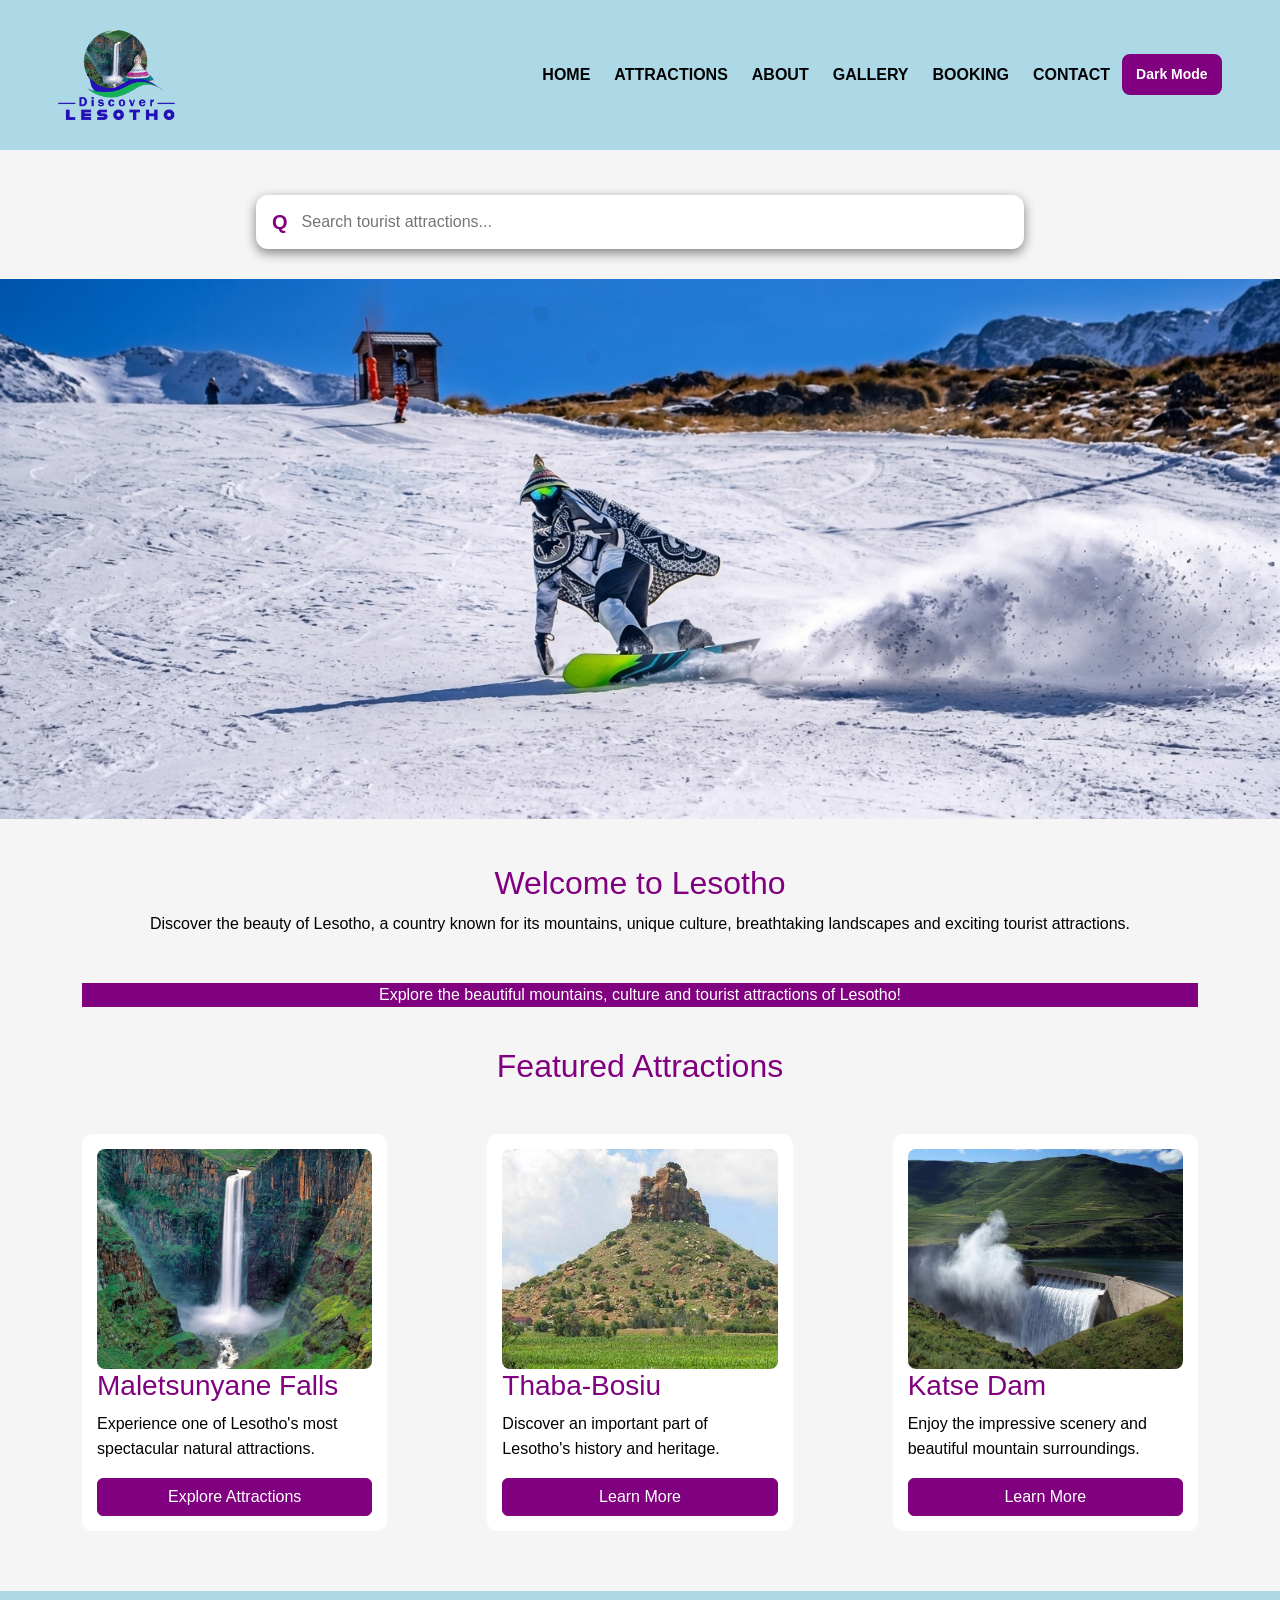
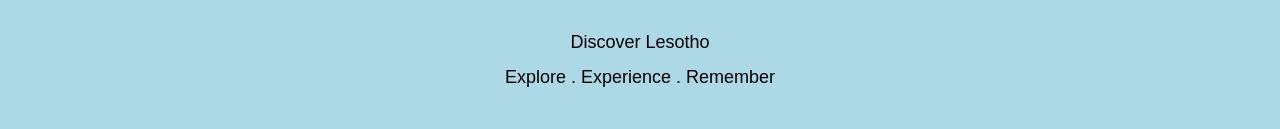
<file: index.html>
<!DOCTYPE html>
<html lang="en">

<head>

    <title>Discover Lesotho</title>

    <meta charset="UTF-8">
    <meta name="viewport" content="width=device-width, initial-scale=1.0">


    <link href="https://cdn.jsdelivr.net/npm/bootstrap@5.3.3/dist/css/bootstrap.min.css" rel="stylesheet">
    <link rel="stylesheet" href="style.css">

    

</head>

<body>

<header class="header">

    <nav class="navbar navbar-expand-lg w-100">

        <a class="navbar-brand logo" href="index.html">
            <img src="Tourist Logo.png" alt="Discover Lesotho Logo">
        </a>

        <button class="navbar-toggler" type="button"
                data-bs-toggle="collapse"
                data-bs-target="#mainNavbar"
                aria-controls="mainNavbar"
                aria-expanded="false"
                aria-label="Toggle navigation">

            <span class="navbar-toggler-icon"></span>

        </button>

        <div class="collapse navbar-collapse" id="mainNavbar">

            <ul class="navbar-nav ms-auto align-items-lg-center">

                <li class="nav-item">
                    <a class="nav-link" href="index.html">HOME</a>
                </li>

                <li class="nav-item">
                    <a class="nav-link" href="attractions.html">ATTRACTIONS</a>
                </li>

                <li class="nav-item">
                    <a class="nav-link" href="about.html">ABOUT</a>
                </li>

                <li class="nav-item">
                    <a class="nav-link" href="gallery.html">GALLERY</a>
                </li>

                <li class="nav-item">
                    <a class="nav-link" href="booking.html">BOOKING</a>
                </li>

                <li class="nav-item">
                    <a class="nav-link" href="contact.html">CONTACT</a>
                </li>

                <li class="nav-item">
                    <button id="themeButton" type="button">
                        Dark Mode
                    </button>
                </li>

            </ul>

        </div>

    </nav>

</header>


    <main>

        <div class="B">

            <div class="search-box">
                <span class="search-icon">Q</span>
                <input type="text" placeholder="Search tourist attractions...">
            </div>

            <center>
                <img src="art.jpg" width="1258" height="540" alt="Discover Lesotho">
            </center>

        </div>

 
        <section class="intro">

            <h2>Welcome to Lesotho</h2>

            <p>
                Discover the beauty of Lesotho, a country known
                for its mountains, unique culture, breathtaking
                landscapes and exciting tourist attractions.
            </p>

        </section>

        <section class="container mt-4">

            <center><div class="begin">
                Explore the beautiful mountains, culture and
                tourist attractions of Lesotho!
            </div></center>

        </section>

     <section class="attractions container">

        <h2>Featured Attractions</h2>

            <div class="cards row g-4">

         
             <article class="card col-md-4">

                <img src="maletsunyane.jpg"
                    alt="Maletsunyane Falls in Lesotho">

                    <h3>Maletsunyane Falls</h3>

                    <p>
                        Experience one of Lesotho's most
                        spectacular natural attractions.
                    </p>

                    <a href="attractions.html" class="btn btn-primary">
                        Explore Attractions
                    </a>

            </article>

             
            <article class="card col-md-4">

                    <img src="thaba-bosiu.jpg"
                    alt="Thaba-Bosiu historical site in Lesotho">

                    <h3>Thaba-Bosiu</h3>

                    <p>
                        Discover an important part of
                        Lesotho's history and heritage.
                    </p>

                    <a href="attractions.html" class="btn btn-primary">
                        Learn More
                    </a>

            </article>


                <article class="card col-md-4">

                <img src="katse-dam.jpg"
                    alt="Katse Dam and surrounding mountains in Lesotho">

                <h3>Katse Dam</h3>

                <p>
                        Enjoy the impressive scenery and
                        beautiful mountain surroundings.
                </p>

                <a href="attractions.html" class="btn btn-primary">
                    Learn More
                </a>

            </article>

            </div>

    </section>

    </main>

    <footer>

        <p>Discover Lesotho</p>
        <p>Explore . Experience . Remember</p>

    </footer>


    <script src="https://cdn.jsdelivr.net/npm/bootstrap@5.3.3/dist/js/bootstrap.bundle.min.js"></script>


    <script src="script.js"></script>

</body>

</html>
</file>
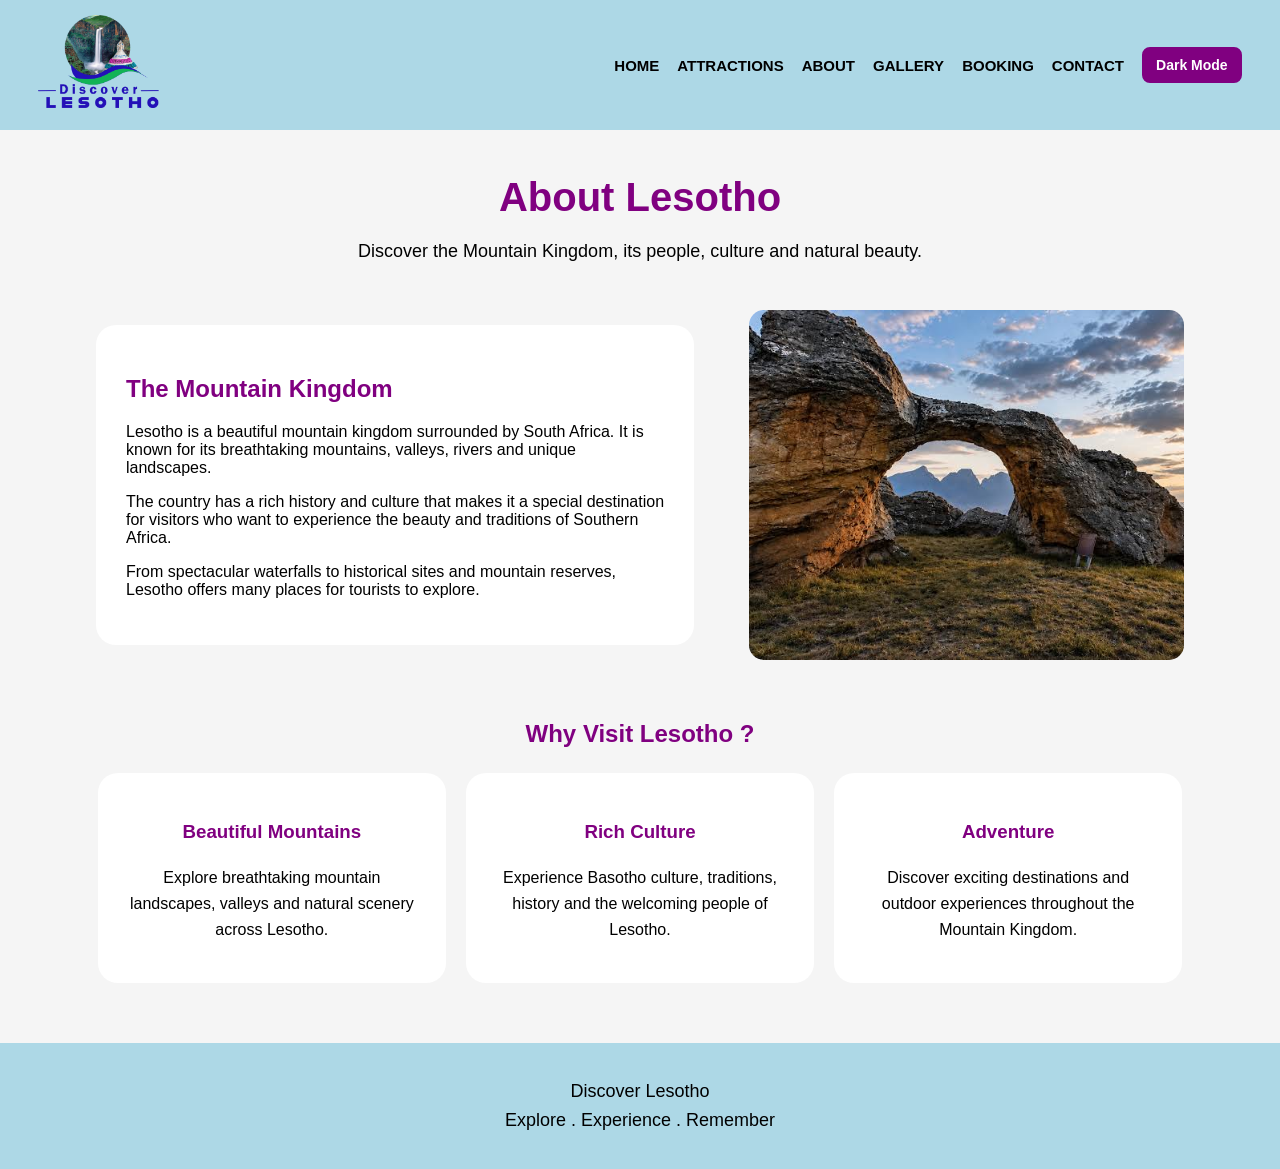
<file: about.html>
<!DOCTYPE html>
<html lang="en">

<head>

    <title>About - Discover Lesotho</title>

    <meta charset="UTF-8">
    <meta name="viewport" content="width=device-width, initial-scale=1.0">

<link rel="stylesheet" href="style.css">


</head>

<body>

    <header class="header">

        <div class="logo">
            <img src="Tourist Logo.png"width="" height="">
        </div>


        <nav class="A">

            <a href="index.html">HOME</a>
            <a href="attractions.html">ATTRACTIONS</a>
            <a href="about.html">ABOUT</a>
            <a href="gallery.html">GALLERY</a>
            <a href="booking.html">BOOKING</a>
            <a href="contact.html">CONTACT</a>

            <button id="themeButton" type="button">
                Dark Mode
            </button>

        </nav>

    </header>


    <section class="title">

        <h1>About Lesotho</h1>

        <p>
            Discover the Mountain Kingdom,
            its people, culture and natural beauty.
        </p>

    </section>


    <section class="about">

        <div class="about-text">

            <h2>The Mountain Kingdom</h2>

            <p>
                Lesotho is a beautiful mountain kingdom
                surrounded by South Africa. It is known
                for its breathtaking mountains, valleys,
                rivers and unique landscapes.
            </p>

            <p>
                The country has a rich history and culture
                that makes it a special destination for
                visitors who want to experience the beauty
                and traditions of Southern Africa.
            </p>

            <p>
                From spectacular waterfalls to historical
                sites and mountain reserves, Lesotho offers
                many places for tourists to explore.
            </p>

        </div>

        <div class="about-image">

            <img src="sehlabathebe.jpg"
                 alt="Beautiful scenery in Sehlabathebe, Lesotho">

        </div>

    </section>


    <section class="reason">

        <h2>Why Visit Lesotho ?</h2>

        <div class="boxes">

            <div class="box">

                <h3>Beautiful Mountains</h3>

                <p>
                    Explore breathtaking mountain
                    landscapes, valleys and natural
                    scenery across Lesotho.
                </p>

            </div>

            <div class="box">

                <h3>Rich Culture</h3>

                <p>
                    Experience Basotho culture,
                    traditions, history and the
                    welcoming people of Lesotho.
                </p>

            </div>

            <div class="box">

                <h3>Adventure</h3>

                <p>
                    Discover exciting destinations
                    and outdoor experiences throughout
                    the Mountain Kingdom.
                </p>

            </div>

        </div>

    </section>


    <footer>

        <p>Discover Lesotho</p>

        <p>Explore . Experience . Remember</p>

    </footer>


    <script src="script.js"></script>

</body>

</html>
</file>
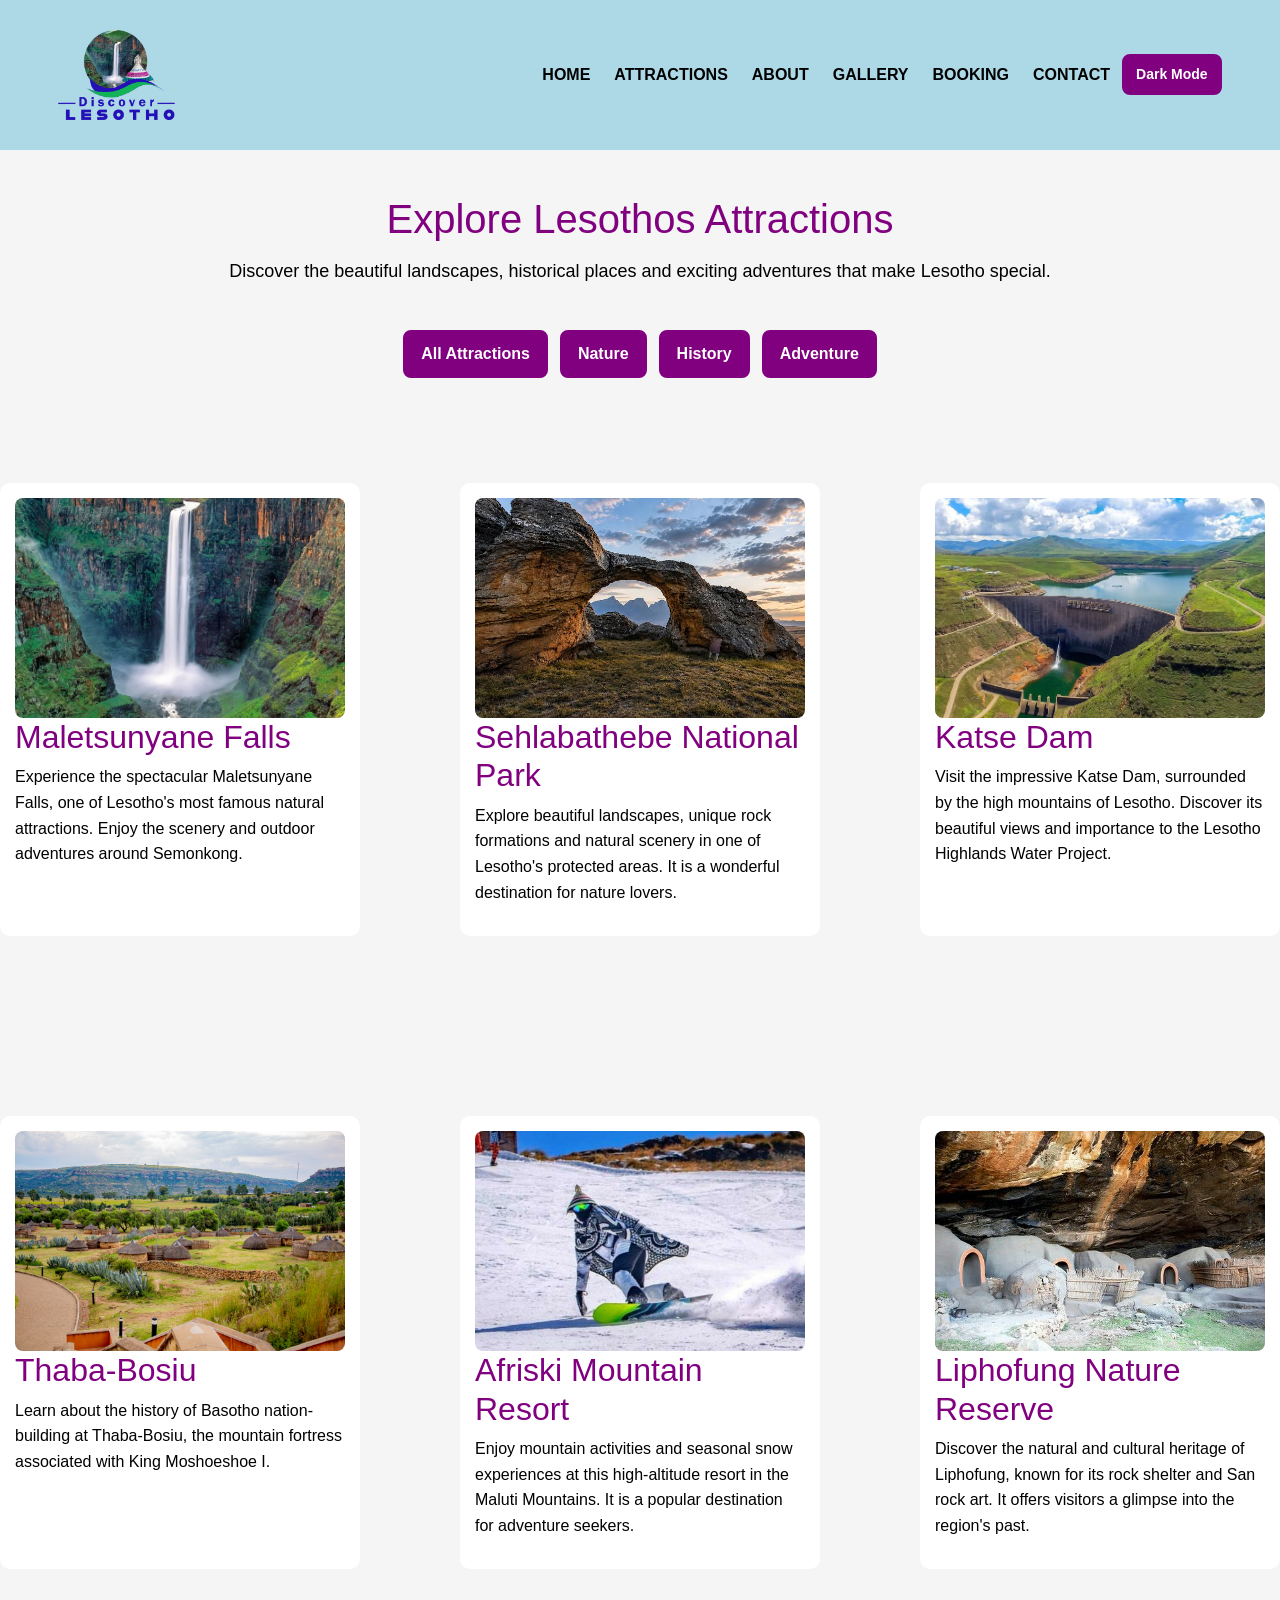
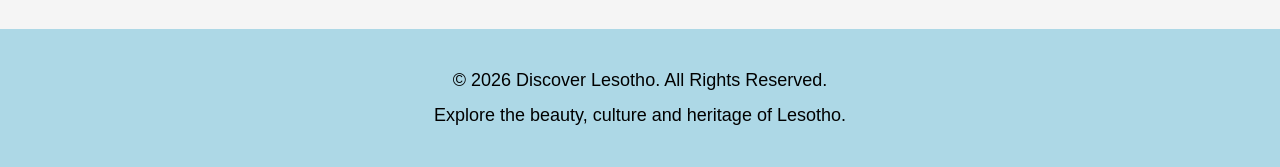
<file: attractions.html>
<!DOCTYPE html>
<html lang="en">
<head>
    <meta charset="UTF-8">
    <meta name="viewport" content="width=device-width, initial-scale=1.0">

    <title>Discover Lesotho | Attractions</title>

   
    <link href="https://cdn.jsdelivr.net/npm/bootstrap@5.3.3/dist/css/bootstrap.min.css" rel="stylesheet">
    <link rel="stylesheet" href="style.css">

   
</head>

<body>


<header class="header">

    <nav class="navbar navbar-expand-lg w-100">

        <a class="navbar-brand logo" href="index.html">
            <img src="Tourist Logo.png" alt="Discover Lesotho Logo">
        </a>

        <button class="navbar-toggler" type="button"
                data-bs-toggle="collapse"
                data-bs-target="#mainNavbar"
                aria-controls="mainNavbar"
                aria-expanded="false"
                aria-label="Toggle navigation">

            <span class="navbar-toggler-icon"></span>

        </button>

        <div class="collapse navbar-collapse" id="mainNavbar">

            <ul class="navbar-nav ms-auto align-items-lg-center">

                <li class="nav-item">
                    <a class="nav-link" href="index.html">HOME</a>
                </li>

                <li class="nav-item">
                    <a class="nav-link" href="attractions.html">ATTRACTIONS</a>
                </li>

                <li class="nav-item">
                    <a class="nav-link" href="about.html">ABOUT</a>
                </li>

                <li class="nav-item">
                    <a class="nav-link" href="gallery.html">GALLERY</a>
                </li>

                <li class="nav-item">
                    <a class="nav-link" href="booking.html">BOOKING</a>
                </li>

                <li class="nav-item">
                    <a class="nav-link" href="contact.html">CONTACT</a>
                </li>

                <li class="nav-item">
                    <button id="themeButton" type="button">
                        Dark Mode
                    </button>
                </li>

            </ul>

        </div>

    </nav>

</header>



    <section class="title">

        <h1>Explore Lesothos Attractions</h1>
        
        <p class="dis">
            Discover the beautiful landscapes, historical places and
            exciting adventures that make Lesotho special.
        </p>
    </section>

    <section class="filters" aria-label="Filter attractions">
        <button class="btn btn-primary filter-btn"
                type="button" data-category="all">
            All Attractions
        </button>

        <button class="btn btn-primary filter-btn"
                type="button" data-category="nature">
            Nature
        </button>

        <button class="btn btn-primary filter-btn"
                type="button" data-category="history">
            History
        </button>

        <button class="btn btn-primary filter-btn"
                type="button" data-category="adventure">
            Adventure
        </button>
    </section>


    <main>
        <section class="cards" aria-label="Tourist attractions">

        
            <article class="card" data-category="nature adventure">
                <img src="maletsunyane.jpg"
                     alt="Maletsunyane Falls surrounded by mountains">

                <h2>Maletsunyane Falls</h2>

                <p>
                    Experience the spectacular Maletsunyane Falls,
                    one of Lesotho's most famous natural attractions.
                    Enjoy the scenery and outdoor adventures around Semonkong.
                </p>
            </article>


            <article class="card" data-category="nature adventure">
                <img src="sehlabathebe.jpg"
                     alt="Natural scenery and mountains in Sehlabathebe National Park">

                <h2>Sehlabathebe National Park</h2>

                <p>
                    Explore beautiful landscapes, unique rock formations
                    and natural scenery in one of Lesotho's protected areas.
                    It is a wonderful destination for nature lovers.
                </p>
            </article>

            <article class="card" data-category="nature">
                <img src="katse-dam2.jpg"
                     alt="Katse Dam and the surrounding mountain landscape">

                <h2>Katse Dam</h2>

                <p>
                    Visit the impressive Katse Dam, surrounded by
                    the high mountains of Lesotho. Discover its beautiful
                    views and importance to the Lesotho Highlands Water Project.
                </p>
            </article>


            <article class="card" data-category="history">
                <img src="thaba-bosiu2.jpg"
                     alt="Thaba-Bosiu mountain, an important historical site">

                <h2>Thaba-Bosiu</h2>

                <p>
                    Learn about the history of Basotho nation-building
                    at Thaba-Bosiu, the mountain fortress associated with
                    King Moshoeshoe I.
                </p>
            </article>

            <article class="card" data-category="adventure">
                <img src="afriski.jpg"
                     alt="Afriski Mountain Resort in the Lesotho mountains">

                <h2>Afriski Mountain Resort</h2>

                <p>
                    Enjoy mountain activities and seasonal snow experiences
                    at this high-altitude resort in the Maluti Mountains.
                    It is a popular destination for adventure seekers.
                </p>
            </article>

         
            <article class="card" data-category="nature history">
                <img src="liphofung.jpg"
                     alt="Liphofung cultural and natural heritage site">

                <h2>Liphofung Nature Reserve</h2>

                <p>
                    Discover the natural and cultural heritage of Liphofung,
                    known for its rock shelter and San rock art.
                    It offers visitors a glimpse into the region's past.
                </p>
            </article>

        </section>
    </main>


    <footer>
        <p>&copy; 2026 Discover Lesotho. All Rights Reserved.</p>
        <p>Explore the beauty, culture and heritage of Lesotho.</p>
    </footer>

    <script src="https://cdn.jsdelivr.net/npm/bootstrap@5.3.3/dist/js/bootstrap.bundle.min.js"></script>


    <script src="script.js"></script>

</body>
</html>
</file>
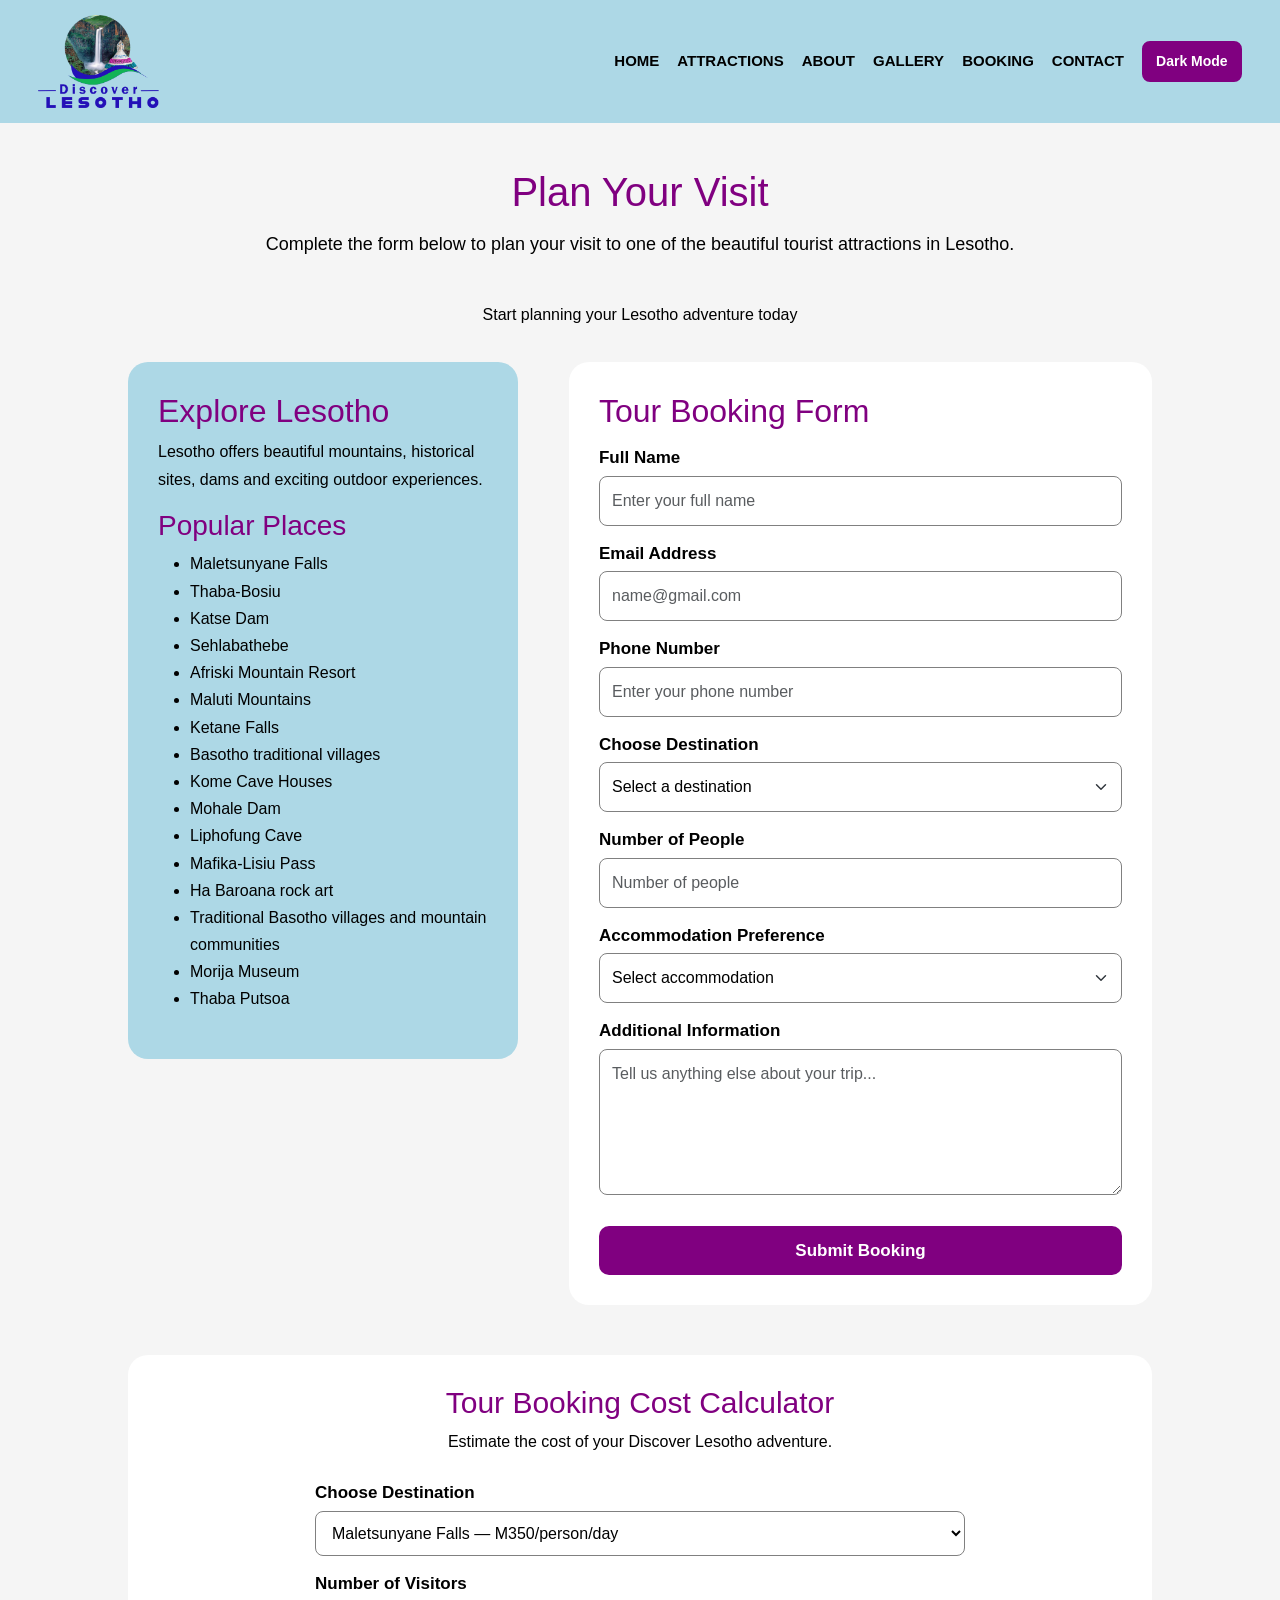
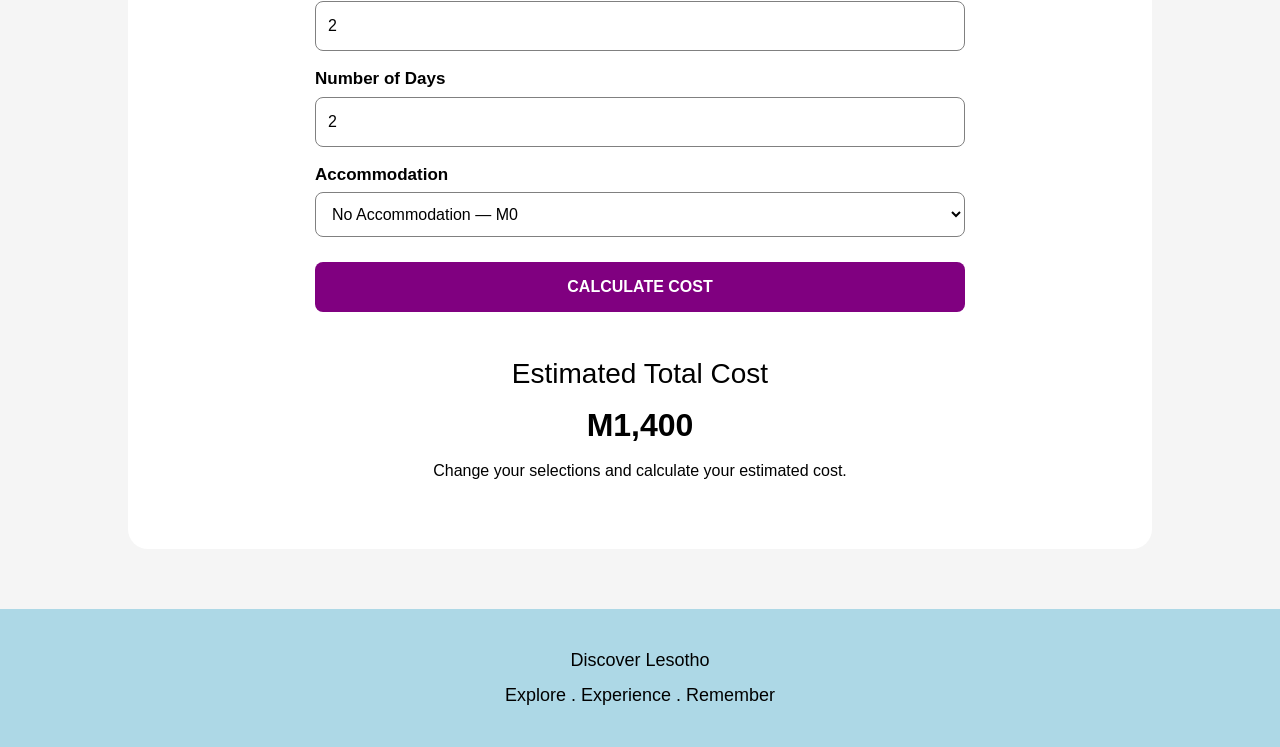
<file: booking.html>
<!DOCTYPE html>
<html>

<head>

<title>Book a Tour - Discover Lesotho</title>

<meta name="viewport" content="width=device-width, initial-scale=1.0">



<link href="https://cdn.jsdelivr.net/npm/bootstrap@5.3.3/dist/css/bootstrap.min.css" rel="stylesheet">
<link rel="stylesheet" href="style.css">



</head>

<body>



<header class="header">



    <div class="logo">
        <img src="Tourist Logo.png"width="" height="">
    </div>


    <nav class="A">

        <a href="index.html">HOME</a>

        <a href="attractions.html">ATTRACTIONS</a>

        <a href="about.html">ABOUT</a>

        <a href="gallery.html">GALLERY</a>

        <a href="booking.html">BOOKING</a>

        <a href="contact.html">CONTACT</a>

        <button type="button" class="dark-mode-btn" id="bookingDarkModeToggle">
            Dark Mode
        </button>

    </nav>

</header>



<main>



    <section class="title">

        <h1>Plan Your Visit</h1>

        <p>
            Complete the form below to plan your visit
            to one of the beautiful tourist attractions
            in Lesotho.
        </p>

    </section>



    <section class="container mb-4">

        <center><div class="qala">
            Start planning your Lesotho adventure today
        </div></center>

    </section>



    <section class="booking">


        <aside class="booking-info">

            <h2>Explore Lesotho</h2>

            <p>
                Lesotho offers beautiful mountains,
                historical sites, dams and exciting
                outdoor experiences.
            </p>

            <h3>Popular Places</h3>

            <ul>
                <li>Maletsunyane Falls</li>

                <li>Thaba-Bosiu</li>
                <li>Katse Dam</li>
                <li>Sehlabathebe</li>
                <li>Afriski Mountain Resort</li>
                <li>Maluti Mountains</li>
                <li>Ketane Falls</li>
                <li>Basotho traditional villages</li>
                <li>Kome Cave Houses</li>
                <li>Mohale Dam</li>
                <li>Liphofung Cave</li>
                <li>Mafika-Lisiu Pass</li>
                <li>Ha Baroana rock art</li>
                <li>Traditional Basotho villages and mountain communities</li>
                <li>Morija Museum</li>
                <li>Thaba Putsoa</li>
            </ul>

        </aside>


        <article class="booking-form">

            <h2>Tour Booking Form</h2>

            <form id="bookingForm">

         

                <label for="fullName">Full Name</label>

                <input
                    type="text"
                    id="fullName"
                    name="fullName"
                    class="form-control"
                    placeholder="Enter your full name"
                    required
                >

          
                <label for="email">Email Address</label>

                <input
                    type="email"
                    id="email"
                    name="email"
                    class="form-control"
                    placeholder="name@gmail.com"
                    required
                >

         

                <label for="phone">Phone Number</label>

                <input
                    type="tel"
                    id="phone"
                    name="phone"
                    class="form-control"
                    placeholder="Enter your phone number"
                    required
                >

         

                <label for="destination">Choose Destination</label>

                <select
                    id="destination"
                    name="destination"
                    class="form-select"
                    required
                >

                    <option value="">Select a destination</option>

                    <option value="Maletsunyane Falls">
                        Maletsunyane Falls
                    </option>

                    <option value="Thaba-Bosiu">
                        Thaba-Bosiu
                    </option>

                    <option value="Katse Dam">
                        Katse Dam
                    </option>

                    <option value="Sehlabathebe">
                        Sehlabathebe National Park
                    </option>

                    <option value="Afriski">
                        Afriski Mountain Resort
                    </option>

                    <option value="Bokong">
                        Bokong Nature Reserve
                    </option>

                </select>


              

                <label for="people">Number of People</label>

                <input
                    type="number"
                    id="people"
                    name="people"
                    class="form-control"
                    min="1"
                    max="20"
                    placeholder="Number of people"
                    required
                >

 

                <label for="accommodation">
                    Accommodation Preference
                </label>

                <select
                    id="accommodation"
                    name="accommodation"
                    class="form-select"
                    required
                >

                    <option value="">Select accommodation</option>

                    <option value="Hotel">Hotel</option>

                    <option value="Lodge">Lodge</option>

                    <option value="Guest House">Guest House</option>

                    <option value="Camping">Camping</option>

                </select>



                <label for="message">Additional Information</label>

                <textarea
                    id="message"
                    name="message"
                    class="form-control"
                    rows="5"
                    placeholder="Tell us anything else about your trip..."
                ></textarea>

   

                <button
                    type="submit"
                    class="btn btn-primary mt-3"
                >
                    Submit Booking
                </button>

            </form>

  

            <div
                id="successMessage"
                class="alert alert-success mt-3"
                style="display:none;"
            >
                Your booking request has been submitted successfully!
            </div>

      

            <div
                id="errorMessage"
                class="alert alert-danger mt-3"
                style="display:none;"
            >
                Please complete all required fields.
            </div>

        </article>

    </section>



<section class="cost-calculator">

    <h2>Tour Booking Cost Calculator</h2>

    <p>Estimate the cost of your Discover Lesotho adventure.</p>

    <div class="calculator-form">

        <label for="calcDestination">Choose Destination</label>

        <select id="calcDestination">
            <option value="350">Maletsunyane Falls — M350/person/day</option>

            <option value="300">Katse Dam — M300/person/day</option>

              <option value="200">Thaba-Bosiu — M200/person/day</option>
                  <option value="400">Sehlabathebe — M400/person/day</option>
        </select>

        <label for="calcPeople">Number of Visitors</label>

        <input type="number" id="calcPeople"
               min="1" max="20" value="2">

        <label for="calcDays">Number of Days</label>

        <input type="number" id="calcDays"
               min="1" max="30" value="2">

        <label for="calcAccommodation">Accommodation</label>

        <select id="calcAccommodation">
            <option value="0">No Accommodation — M0</option>
            <option value="450">Standard — M450/person/day</option>
            <option value="850">Premium — M850/person/day</option>
        </select>

        <button type="button" id="calculateCost">
            CALCULATE COST
        </button>

        <div class="calculator-result" aria-live="polite">
            <h3>Estimated Total Cost</h3>
            <p id="totalCost">M1,400</p>
            <p id="calculatorMessage">

                Change your selections and calculate your estimated cost.
            </p>
        </div>

    </div>

</section>

</main>



<footer>

    <p>Discover Lesotho</p>

    <p>Explore . Experience . Remember</p>

</footer>



<script src="https://cdn.jsdelivr.net/npm/bootstrap@5.3.3/dist/js/bootstrap.bundle.min.js"></script>

<script src="script.js"></script>



<script>

    const bookingDarkModeToggle =
        document.getElementById("bookingDarkModeToggle");

    if (localStorage.getItem("darkMode") === "enabled") {
        document.body.classList.add("dark-mode");
        bookingDarkModeToggle.textContent = "Light Mode";
    }

    bookingDarkModeToggle.addEventListener("click", function () {

        document.body.classList.toggle("dark-mode");

        if (document.body.classList.contains("dark-mode")) {

            localStorage.setItem("darkMode", "enabled");
            bookingDarkModeToggle.textContent = "Light Mode";

        } else {

            localStorage.setItem("darkMode", "disabled");
            bookingDarkModeToggle.textContent = "Dark Mode";

        }

    });

</script>

</body>

</html>
</file>
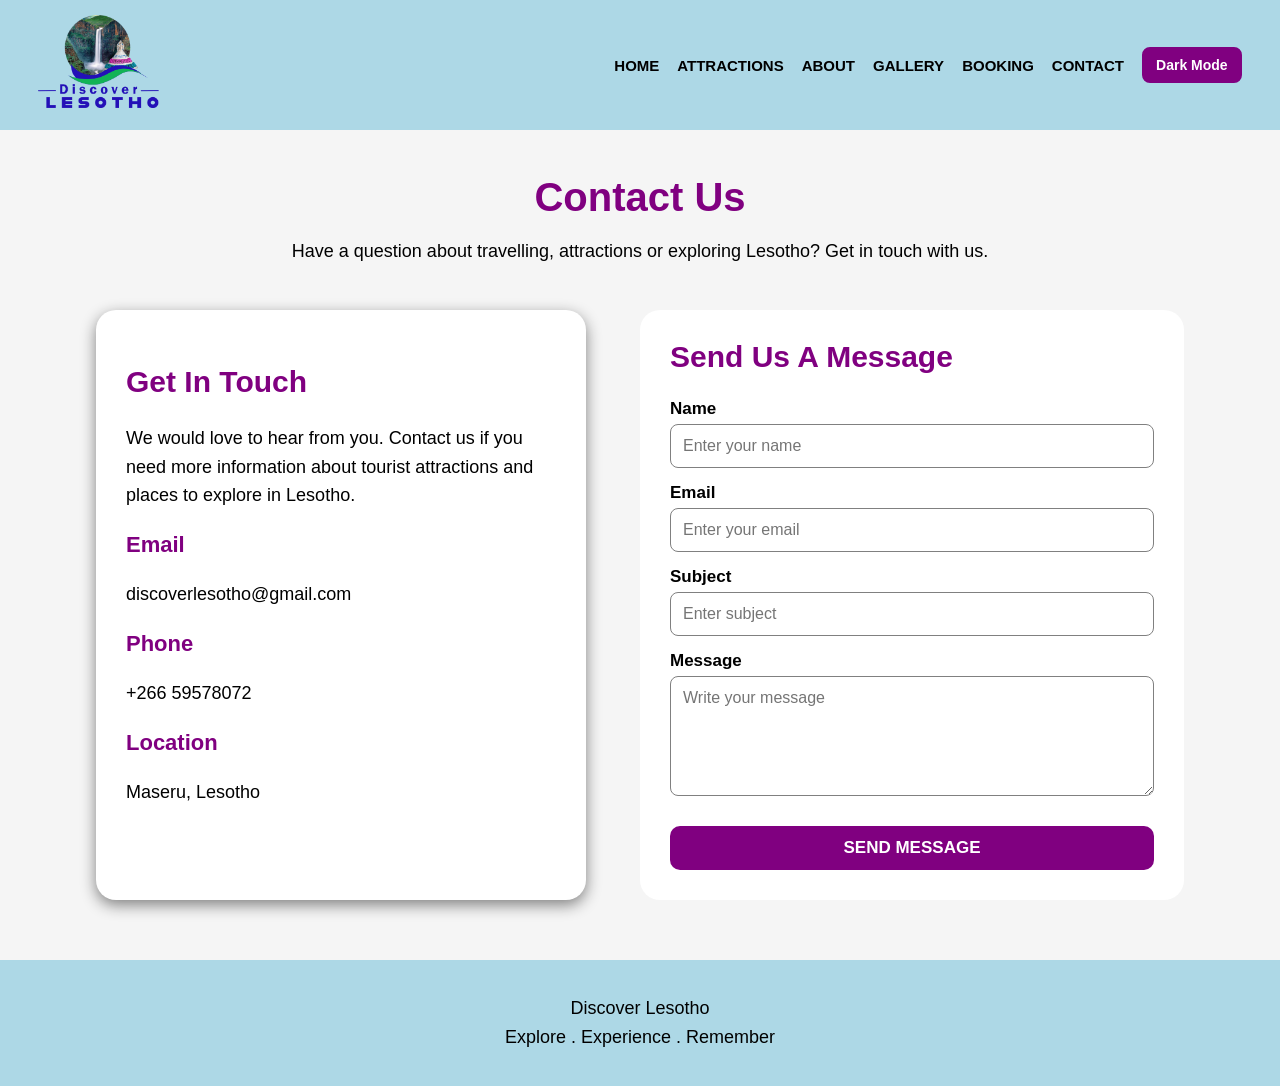
<file: contact.html>
<!DOCTYPE html>
<html>

<head>

<title>Contact - Discover Lesotho</title>

<meta name="viewport" content="width=device-width, initial-scale=1.0">

<link rel="stylesheet" href="style.css">



</head>

<body>

<header class="header">

    <div class="logo">
        <img src="Tourist Logo.png"width="" height="">
    </div>

    <nav class="A">

        <a href="index.html">HOME</a>

        <a href="attractions.html">ATTRACTIONS</a>

        <a href="about.html">ABOUT</a>

        <a href="gallery.html">GALLERY</a>

        <a href="booking.html">BOOKING</a>

        <a href="contact.html">CONTACT</a>

        <button type="button" class="dark-mode-btn" id="contactDarkModeToggle">
            Dark Mode
        </button>

    </nav>

</header>

<section class="title">

    <h1>Contact Us</h1>

    <p>
        Have a question about travelling,
        attractions or exploring Lesotho?
        Get in touch with us.
    </p>

</section>

<section class="contact-section">

    <div class="contact-info">

        <h2>Get In Touch</h2>

        <p>
            We would love to hear from you.
            Contact us if you need more information
            about tourist attractions and places
            to explore in Lesotho.
        </p>

        <h3>Email</h3>

        <p>
            discoverlesotho@gmail.com
        </p>

        <h3>Phone</h3>

        <p>
            +266 59578072
        </p>

        <h3>Location</h3>

        <p>
            Maseru, Lesotho
        </p>

    </div>

    <div class="contact-form">

        <h2>Send Us A Message</h2>

        <form>

            <label>Name</label>

            <input type="text"
            placeholder="Enter your name">

            <label>Email</label>

            <input type="email"
            placeholder="Enter your email">

            <label>Subject</label>

            <input type="text"
            placeholder="Enter subject">

            <label>Message</label>

            <textarea
            placeholder="Write your message"></textarea>

            <button type="submit">
                SEND MESSAGE
            </button>

        </form>

    </div>

</section>

<footer>

    <p>Discover Lesotho</p>

    <p>Explore . Experience . Remember</p>

</footer>

<script src="script.js"></script>

<script>

    const contactDarkModeToggle =
        document.getElementById("contactDarkModeToggle");

    if (localStorage.getItem("darkMode") === "enabled") {
        document.body.classList.add("dark-mode");
        contactDarkModeToggle.textContent = "Light Mode";
    }

    contactDarkModeToggle.addEventListener("click", function () {

        document.body.classList.toggle("dark-mode");

        if (document.body.classList.contains("dark-mode")) {

            localStorage.setItem("darkMode", "enabled");
            contactDarkModeToggle.textContent = "Light Mode";

        } else {

            localStorage.setItem("darkMode", "disabled");
            contactDarkModeToggle.textContent = "Dark Mode";

        }

    });

</script>

</body>

</html>
</file>
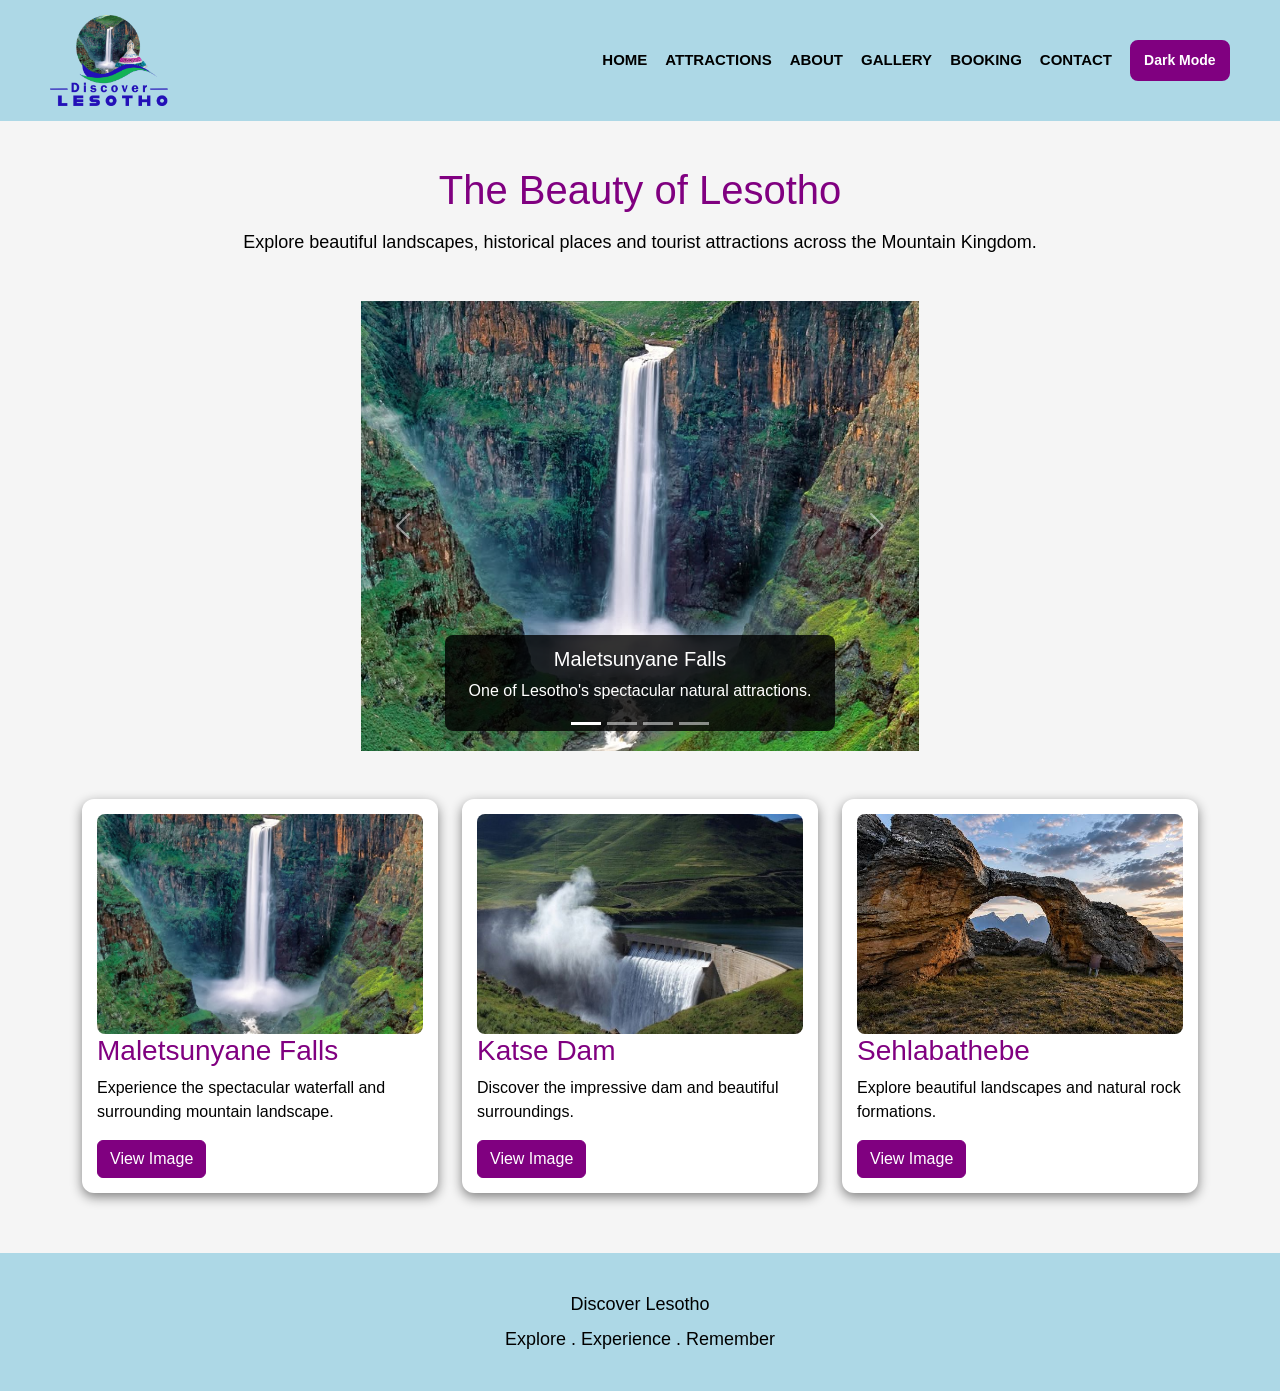
<file: gallery.html>
<!DOCTYPE html>
<html>

<head>

    <title>Gallery - Discover Lesotho</title>

    <meta name="viewport" content="width=device-width, initial-scale=1.0">

    <link href="https://cdn.jsdelivr.net/npm/bootstrap@5.3.3/dist/css/bootstrap.min.css" rel="stylesheet">
    <link rel="stylesheet" href="style.css">

   

</head>

<body>



    <header class="header">

        <div class="container-fluid">

            <div class="logo">
               <img src="Tourist Logo.png"width="" height="">
            </div>

            <nav class="A">

                <a href="index.html">HOME</a>

                <a href="attractions.html">ATTRACTIONS</a>

                <a href="about.html">ABOUT</a>

                <a href="gallery.html">GALLERY</a>

                <a href="booking.html">BOOKING</a>

                <a href="contact.html">CONTACT</a>

                <button type="button" class="dark-mode-btn" id="galleryDarkModeToggle">
                     Dark Mode
                </button>

            </nav>

        </div>

    </header>

    <main>

 

        <section class="title">

            <h1>The Beauty of Lesotho</h1>

            <p>
                Explore beautiful landscapes, historical places
                and tourist attractions across the Mountain Kingdom.
            </p>

        </section>



        <section class="container mb-5">

            <div id="lesothoCarousel" class="carousel slide" data-bs-ride="carousel">

                <div class="carousel-indicators">

                    <button type="button" data-bs-target="#lesothoCarousel"
                    data-bs-slide-to="0" class="active"
                    aria-current="true" aria-label="Slide 1"></button>

                    <button type="button" data-bs-target="#lesothoCarousel"
                    data-bs-slide-to="1" aria-label="Slide 2"></button>

                    <button type="button" data-bs-target="#lesothoCarousel"
                    data-bs-slide-to="2" aria-label="Slide 3"></button>

                    <button type="button" data-bs-target="#lesothoCarousel"
                    data-bs-slide-to="3" aria-label="Slide 4"></button>

                </div>

                <div class="carousel-inner">

                    <div class="carousel-item active">

                        <img src="maletsunyane.jpg"
                        class="d-block w-100"
                        alt="Maletsunyane Falls in Lesotho">

                        <div class="carousel-caption">
                            <h5>Maletsunyane Falls</h5>
                            <p>One of Lesotho's spectacular natural attractions.</p>
                        </div>

                    </div>

                    <div class="carousel-item">

                        <img src="thaba-bosiu.jpg"
                        class="d-block w-100"
                        alt="Thaba-Bosiu historical site">

                        <div class="carousel-caption">
                            <h5>Thaba-Bosiu</h5>
                            <p>A significant historical and cultural site.</p>
                        </div>

                    </div>

                    <div class="carousel-item">

                        <img src="katse-dam.jpg"
                        class="d-block w-100"
                        alt="Katse Dam surrounded by mountains">

                        <div class="carousel-caption">
                            <h5>Katse Dam</h5>
                            <p>Beautiful mountain scenery surrounding the dam.</p>
                        </div>

                    </div>

                    <div class="carousel-item">

                        <img src="sehlabathebe.jpg"
                        class="d-block w-100"
                        alt="Sehlabathebe National Park landscape">

                        <div class="carousel-caption">
                            <h5>Sehlabathebe National Park</h5>
                            <p>Natural landscapes and unique rock formations.</p>
                        </div>

                    </div>

                </div>

                <button class="carousel-control-prev" type="button"
                data-bs-target="#lesothoCarousel" data-bs-slide="prev">

                    <span class="carousel-control-prev-icon"></span>

                    <span class="visually-hidden">Previous</span>

                </button>

                <button class="carousel-control-next" type="button"
                data-bs-target="#lesothoCarousel" data-bs-slide="next">

                    <span class="carousel-control-next-icon"></span>

                    <span class="visually-hidden">Next</span>

                </button>

            </div>

        </section>


        <section class="gallery">

            <div class="container">

                <div class="row g-4">


                    
                    <article class="col-md-4">

                        <div class="gallery-card">

                            <img src="maletsunyane.jpg"
                            alt="Maletsunyane Falls">

                            <h3>Maletsunyane Falls</h3>

                            <p>
                                Experience the spectacular waterfall
                                and surrounding mountain landscape.
                            </p>

                            <button type="button" class="btn btn-primary"
                            data-bs-toggle="modal"
                            data-bs-target="#maletsunyaneModal">
                                View Image
                            </button>

                        </div>

                    </article>

                    <!-- CARD 2 -->

                    <article class="col-md-4">

                        <div class="gallery-card">

                            <img src="katse-dam.jpg" alt="Katse Dam">

                            <h3>Katse Dam</h3>

                            <p>
                                Discover the impressive dam and
                                beautiful surroundings.
                            </p>

                            <button type="button" class="btn btn-primary"
                            data-bs-toggle="modal"
                            data-bs-target="#katseModal">
                                View Image
                            </button>

                        </div>

                    </article>

                    <!-- CARD 3 -->

                    <article class="col-md-4">

                        <div class="gallery-card">

                            <img src="sehlabathebe.jpg"
                            alt="Sehlabathebe National Park">

                            <h3>Sehlabathebe</h3>

                            <p>
                                Explore beautiful landscapes and
                                natural rock formations.
                            </p>

                            <button type="button" class="btn btn-primary"
                            data-bs-toggle="modal"
                            data-bs-target="#sehlabathebeModal">
                                View Image
                            </button>

                        </div>

                    </article>

                </div>

            </div>

        </section>


        <div class="modal fade" id="maletsunyaneModal" tabindex="-1">

            <div class="modal-dialog modal-lg">

                <div class="modal-content">

                    <div class="modal-header">

                        <h5 class="modal-title">Maletsunyane Falls</h5>

                        <button type="button" class="btn-close"
                        data-bs-dismiss="modal" aria-label="Close"></button>

                    </div>

                    <div class="modal-body">

                        <img src="maletsunyane.jpg" class="img-fluid"
                        alt="Maletsunyane Falls in Lesotho">

                        <p class="mt-3">
                            Maletsunyane Falls is one of Lesotho's
                            famous natural attractions.
                        </p>

                    </div>

                </div>

            </div>

        </div>


        <div class="modal fade" id="katseModal" tabindex="-1">

            <div class="modal-dialog modal-lg">

                <div class="modal-content">

                    <div class="modal-header">

                        <h5 class="modal-title">Katse Dam</h5>

                        <button type="button" class="btn-close"
                        data-bs-dismiss="modal" aria-label="Close"></button>

                    </div>

                    <div class="modal-body">

                        <img src="katse-dam.jpg" class="img-fluid"
                        alt="Katse Dam in Lesotho">

                        <p class="mt-3">
                            Katse Dam is surrounded by beautiful
                            mountain scenery.
                        </p>

                    </div>

                </div>

            </div>

        </div>

  

        <div class="modal fade" id="sehlabathebeModal" tabindex="-1">

            <div class="modal-dialog modal-lg">

                <div class="modal-content">

                    <div class="modal-header">

                        <h5 class="modal-title">Sehlabathebe National Park</h5>

                        <button type="button" class="btn-close"
                        data-bs-dismiss="modal" aria-label="Close"></button>

                    </div>

                    <div class="modal-body">

                        <img src="sehlabathebe.jpg" class="img-fluid"
                        alt="Sehlabathebe National Park">

                        <p class="mt-3">
                            Sehlabathebe is known for its natural
                            landscapes and rock formations.
                        </p>

                    </div>

                </div>

            </div>

        </div>

    </main>



    <footer>

        <p>Discover Lesotho</p>

        <p>Explore . Experience . Remember</p>

    </footer>

    <script src="https://cdn.jsdelivr.net/npm/bootstrap@5.3.3/dist/js/bootstrap.bundle.min.js"></script>

    <script src="script.js"></script>



    <script>

        const galleryDarkModeToggle =
            document.getElementById("galleryDarkModeToggle");

        if (localStorage.getItem("darkMode") === "enabled") {
            document.body.classList.add("dark-mode");
            galleryDarkModeToggle.innerHTML = " Light Mode";
        }

        galleryDarkModeToggle.addEventListener("click", function () {

            document.body.classList.toggle("dark-mode");

            if (document.body.classList.contains("dark-mode")) {

                localStorage.setItem("darkMode", "enabled");
                galleryDarkModeToggle.innerHTML = " Light Mode";

            } else {

                localStorage.setItem("darkMode", "disabled");
                galleryDarkModeToggle.innerHTML = " Dark Mode";

            }

        });

    </script>

</body>

</html>
</file>
<file: style.css>
* {
    box-sizing: border-box;
}

html {
    scroll-behavior: smooth;
}

body {
    margin: 0;
    padding: 0;
    font-family: Arial, sans-serif;
    background-color: whitesmoke;
    color: black;
    transition: background-color 0.3s, color 0.3s;
    overflow-wrap: break-word;
}

img {
    max-width: 100%;
}

/*Header n navig */

.header {
    width: 100%;
    background-color: lightblue;
    display: flex;
    align-items: center;
    justify-content: space-between;
    gap: 20px;
    padding: 15px 3%;
}

.header .container-fluid {
    width: 100%;
    display: flex;
    align-items: center;
    justify-content: space-between;
    gap: 20px;
}

.logo {
    width: 10%;
    margin-left: px;

    font-size: 28px;
    font-weight: bold;
    white-space: nowrap;
    flex-shrink: 0;
}

.logo span {
    color: purple;
}

.begin{ background-color:purple;
color:white; }

.A {
    width: 70%;
    display: flex;
    align-items: center;
    justify-content: flex-end;
    flex-wrap: wrap;
    gap: 14px 18px;
}

.A a {
    color: black;
    text-decoration: none;
    font-size: 15px;
    font-weight: bold;
    white-space: nowrap;
    transition: color 0.2s;
}

.A a:hover,
.A a:focus {
    color: purple;
}

#themeButton,
.dark-mode-btn {
    background-color: purple;
    color: white;
    border: 2px solid purple;
    padding: 8px 12px;
    border-radius: 8px;
    font-size: 14px;
    font-weight: bold;
    cursor: pointer;
    white-space: nowrap;
    transition: background-color 0.2s, color 0.2s;
}

#themeButton:hover,
.dark-mode-btn:hover {
    background-color: black;
    color: white;
}

/*page titlle*/

.title {
    width: 80%;
    margin: 45px auto;
    text-align: center;
}

.title h1 {
    margin-bottom: 15px;
    font-size: 40px;
    color: purple;
}

.title p {
    font-size: 18px;
    line-height: 1.5;
}

/* home pagee*/

.search-box {
    position: relative;
    z-index: 5;
    width: 60%;
    margin: 45px auto 30px;
    padding: 12px 16px;
    display: flex;
    align-items: center;
    gap: 12px;
    background-color: white;
    border-radius: 12px;
    box-shadow: 0 4px 12px gray;
}

.search-icon {
    font-weight: bold;
    color: purple;
    font-size: 20px;
}

.search-box input {
    width: 100%;
    margin: 0;
    border: none;
    outline: none;
    background: transparent;
    font-size: 16px;
}

.B {
    position: relative;
    width: 100%;
    margin: 0;
}

.B > center {
    display: block;
    width: 100%;
}

.B > center img,
.B img {
    display: block;
    width: 100%;
    max-width: 100%;
    height: auto;
    max-height: 540px;
    object-fit: cover;
}

.intro {
    width: 85%;
    margin: 45px auto;
    text-align: center;
    line-height: 1.7;
}

.intro h1,
.intro h2,
.intro h3 {
    color: purple;
}

/* Home and attraction cards */

.attractions {
    width: 94%;
    margin: 40px auto;
}

.attractions > h1,
.attractions > h2,
.attractions > h3 {
    text-align: center;
    color: purple;
}

.cards {
    width: 100%;
    margin: 25px auto;
    display: flex;
    flex-wrap: wrap;
    justify-content: center;
    align-items: stretch;
    gap: 100px;
}

/*Home cards*/

.attractions .cards .card {
    flex: 1 1 280px;
    min-width: 250px;
    max-width: 380px;
    padding: 15px;
    background-color: white;
    color: black;
    border: none;
    border-radius: 10px;
    box-shadow: ;
    transition: transform 0.2s, box-shadow 0.2s;
}

.attractions .cards .card:hover {
    transform: translateY(-5px);
    box-shadow: 0 8px 18px gray;
}


/* Attraction listing cards */



.cards > .card[data-category] {
    flex: 1 1 280px;
    width: 31%;
    min-width: 250px;
    max-width: 390px;
    margin: 0;
    margin-top: 80px;
    padding: 15px;
    background-color: white;
    color: black;
    border: none;
    border-radius: 10px;
    
}

.cards > .card[data-category]:hover {
    transform: translateY(-5px);
    box-shadow: 0 8px 18px gray;
}

.attractions .cards .card img,
.cards > .card[data-category] img {
    display: block;
    width: 100%;
    height: 220px;
    object-fit: cover;
    border-radius: 8px;
}

.attractions .cards .card h2,
.attractions .cards .card h3,
.cards > .card[data-category] h2,
.cards > .card[data-category] h3 {
    color: purple;
}

.attractions .cards .card p,
.cards > .card[data-category] p {
    line-height: 1.6;
}

.filters {
    width: 94%;
    margin: 25px auto;
    display: flex;
    justify-content: center;
    flex-wrap: wrap;
    gap: 12px;
}

.filter-btn {
    background-color: purple;
    color: white;
    border: 2px solid purple;
    border-radius: 8px;
    padding: 10px 16px;
    font-weight: bold;
    cursor: pointer;
    transition: background-color 0.2s;
}

.filter-btn:hover,
.filter-btn:focus {
    background-color: indigo;
}


/*about page*/



.about {
    width: 85%;
    margin: 35px auto;
    display: flex;
    align-items: center;
    justify-content: space-between;
    gap: 5%;
}

.about-text {
    width: 55%;
    padding: 30px;
    background-color: white;
    border-radius: 20px;
    box-shadow: 
    line-height: 1.7;
}

.about-text h2,
.about-text h3,
.reason h2,
.reason h3 {
    color: purple;
}

.about-image {
    width: 40%;
}

.about-image img {
    display: block;
    width: 100%;
    height: 350px;
    object-fit: cover;
    border-radius: 15px;
}

.reason {
    width: 85%;
    margin: 60px auto;
    text-align: center;
}

.boxes {
    display: flex;
    justify-content: center;
    align-items: stretch;
    gap: 20px;
    margin-top: 25px;
}

.box {
    width: 32%;
    padding: 25px;
    background-color: white;
    border-radius: 20px;
    box-shadow: ;
    line-height: 1.6;
}

/* galery page */




.gallery {
    width: 90%;
    margin: 35px auto;
    display: flex;
    flex-wrap: wrap;
    justify-content: center;
    align-items: stretch;
    gap: 25px;
}

.gallery-card {
    flex: 1 1 260px;
    max-width: 380px;
    padding: 15px;
    background-color: white;
    color: black;
    border-radius: 12px;
    box-shadow: 0 4px 12px gray;
}

.gallery-card img {
    display: block;
    width: 100%;
    height: 220px;
    object-fit: cover;
    border-radius: 8px;
}

.gallery-card h2,
.gallery-card h3 {
    color: purple;
}

.big{width: ;
height: 50%;}

.carousel {
    width: 50%;
    margin: 35px auto;
}

.carousel .carousel-item img,
.carousel img {
    width: 100%;
    height: 450px;
    object-fit: cover;
}

.carousel-caption {
    background-color: rgba(0, 0, 0, 0.8);
    border-radius: 8px;
    padding: 12px;
}

.btn-primary {
    background-color: purple;
    border-color: purple;
}

.btn-primary:hover,
.btn-primary:focus {
    background-color: indigo;
    border-color: indigo;
}

.modal-content {
    border-radius: 12px;
}

/* booking page */

.booking {
    width: 80%;
    margin: 35px auto;
    display: flex;
    align-items: flex-start;
    justify-content: space-between;
    gap: 5%;
}

.booking-info {
    width: 40%;
    padding: 30px;
    background-color: lightblue;
    border-radius: 20px;
    line-height: 1.7;
}

.booking-info h2,
.booking-info h3 {
    color: purple;
}

.booking-form {
    width: 60%;
    padding: 30px;
    background-color: white;
    border-radius: 20px;
 
}

.booking-form h2 {
    color: purple;
    margin-top: 0;
}

/* contsct page */

.contact-section {
    width: 85%;
    margin: 35px auto;
    display: flex;
    align-items: stretch;
    justify-content: space-between;
    gap: 5%;
}

.contact-info {
    width: 45%;
    padding: 30px;
    background-color: white;
    border-radius: 20px;
    box-shadow: 0 5px 15px gray;
}

.qala{background-color: }

.contact-info h2,
.contact-info h3,
.contact-form h2 {
    color: purple;
}

.contact-info h2,
.contact-form h2 {
    font-size: 30px;
}

.contact-info p {
    font-size: 18px;
    line-height: 1.6;
}

.contact-info h3 {
    font-size: 22px;
}

.contact-form {
    width: 50%;
    padding: 30px;
    background-color: white;
    border-radius: 20px;
    ;
}

.contact-form h2 {
    margin-top: 0;
}

/* liformo and inputs*/

label {
    display: block;
    margin-top: 15px;
    margin-bottom: 5px;
    font-size: 17px;
    font-weight: bold;
}

input,
select,
textarea {
    max-width: 100%;
    font-family: Arial, sans-serif;
}

.booking-form input,
.booking-form select,
.booking-form textarea,
.contact-form input,
.contact-form textarea {
    display: block;
    width: 100%;
    margin-bottom: 15px;
    padding: 12px;
    font-size: 16px;
    border: 1px solid gray;
    border-radius: 8px;
    background-color: white;
    color: black;
}

.contact-form textarea,
.booking-form textarea {
    min-height: 120px;
    resize: vertical;
}

.booking-form input:focus,
.booking-form select:focus,
.booking-form textarea:focus,
.contact-form input:focus,
.contact-form textarea:focus {
    border: 2px solid purple;
    outline: none;
}

.contact-form button,
.booking-form button {
    width: 100%;
    margin-top: 15px;
    padding: 12px;
    background-color: purple;
    color: white;
    font-size: 17px;
    font-weight: bold;
    border: none;
    border-radius: 10px;
    cursor: pointer;
    transition: background-color 0.2s;
}

.contact-form button:hover,
.booking-form button:hover {
    background-color: indigo;
}

/* Footerr*/

footer {
    width: 100%;
    margin-top: 60px;
    padding: 30px;
    text-align: center;
    background-color: lightblue;
    color: black;
    font-size: 18px;
}

footer p {
    margin: 8px 0;
}

/* dark mode*/

body.dark-mode {
    background-color: darkgray;
    color: white;
}

.dark-mode .header,
.dark-mode .header .container-fluid,
.dark-mode footer {
    background-color: black;
    color: white;
}

.dark-mode .A a {
    color: white;
}

.dark-mode .A a:hover,
.dark-mode .A a:focus {
    color: violet;
}

.dark-mode .logo span,
.dark-mode .title h1,
.dark-mode .attractions > h1,
.dark-mode .attractions > h2,
.dark-mode .attractions > h3,
.dark-mode .attractions .cards .card h2,
.dark-mode .attractions .cards .card h3,
.dark-mode .cards > .card[data-category] h2,
.dark-mode .cards > .card[data-category] h3,
.dark-mode .about-text h2,
.dark-mode .about-text h3,
.dark-mode .reason h2,
.dark-mode .reason h3,
.dark-mode .gallery-card h2,
.dark-mode .gallery-card h3,
.dark-mode .booking-info h2,
.dark-mode .booking-info h3,
.dark-mode .booking-form h2,
.dark-mode .contact-info h2,
.dark-mode .contact-info h3,
.dark-mode .contact-form h2 {
    color: violet;
}

.dark-mode .intro,
.dark-mode .title p {
    color: white;
}

.dark-mode .attractions .cards .card,
.dark-mode .cards > .card[data-category],
.dark-mode .about-text,
.dark-mode .box,
.dark-mode .gallery-card,
.dark-mode .booking-form,
.dark-mode .contact-info,
.dark-mode .contact-form {
    background-color: darkslategray;
    color: white;
    box-shadow: 0 5px 15px black;
}

.dark-mode .booking-info {
    background-color: dark gray;
    color: white;
}

.dark-mode .booking-form input,
.dark-mode .booking-form select,
.dark-mode .booking-form textarea,
.dark-mode .contact-form input,
.dark-mode .contact-form textarea,
.dark-mode .search-box {
    background-color: dimgray;
    color: white;
    border-color: gray;
}

.dark-mode .booking-form input::placeholder,
.dark-mode .booking-form textarea::placeholder,
.dark-mode .contact-form input::placeholder,
.dark-mode .contact-form textarea::placeholder,
.dark-mode .search-box input {
    color: lightgray;
}

.dark-mode .search-box .search-icon {
    color: violet;
}

.dark-mode .modal-content {
    background-color: darkslategray;
    color: white;
}

.dark-mode .modal-content .btn-close {
    filter: invert(1);
}

/*responsive*/

@media screen and (max-width: 1100px) {
    .header,
    .header .container-fluid {
        flex-wrap: wrap;
        justify-content: center;
    }

    .logo {
        width: 100%;
        text-align: center;
    }

    .A {
        width: 100%;
        justify-content: center;
    }

    .about,
    .booking,
    .contact-section {
        width: 90%;
    }

    .about {
        gap: 25px;
    }

    .about-text,
    .about-image {
        width: 50%;
    }

    .booking {
        gap: 25px;
    }

    .booking-info,
    .booking-form {
        width: 50%;
    }

    .contact-info,
    .contact-form {
        width: 50%;
    }

    .boxes {
        flex-wrap: wrap;
    }

    .box {
        flex: 1 1 240px;
    }

    .search-box {
        width: 75%;
    }
}

/* RESPONSIVE: PHONES */

@media screen and (max-width: 600px) {
    .header,
    .header .container-fluid {
        flex-direction: column;
        padding: 15px;
        gap: 15px;
    }

    .logo {
        width: 100%;
        font-size: 23px;
        text-align: center;
        white-space: normal;
    }

    .A {
        width: 100%;
        justify-content: center;
        flex-wrap: wrap;
        gap: 12px;
    }

    .A a {
        font-size: 14px;
    }

    #themeButton,
    .dark-mode-btn {
        font-size: 13px;
        padding: 7px 10px;
    }

    .title {
        width: 90%;
        margin: 30px auto;
    }

    .title h1 {
        font-size: 30px;
    }

    .title p {
        font-size: 16px;
    }

    .search-box {
        width: 90%;
        margin: 30px auto;
    }

    .intro,
    .attractions,
    .reason,
    .gallery {
        width: 90%;
    }

    .cards {
        width: 100%;
        gap: 20px;
    }

    .attractions .cards .card,
    .cards > .card[data-category] {
        width: 100%;
        min-width: 0;
        max-width: none;
        flex: 1 1 100%;
    }

    .attractions .cards .card img,
    .cards > .card[data-category] img {
        height: 200px;
    }

    .about,
    .booking,
    .contact-section {
        width: 90%;
        flex-direction: column;
        gap: 25px;
    }

    .about-text,
    .about-image,
    .booking-info,
    .booking-form,
    .contact-info,
    .contact-form {
        width: 100%;
        padding: 20px;
    }

    .about-image img {
        height: 250px;
    }

    .boxes {
        flex-direction: column;
    }

    .box {
        width: 100%;
    }

    .gallery-card {
        width: 100%;
        max-width: none;
    }

    .carousel {
        width: 100%;
    }

    .carousel .carousel-item img,
    .carousel img {
        height: 280px;
    }

    .carousel-caption {
        padding: 6px;
        font-size: 13px;
    }

    .carousel-caption h5 {
        font-size: 16px;
    }

    footer {
        margin-top: 40px;
        padding: 25px 15px;
        font-size: 16px;
    }
}


/* TOUR BOOKING COST CALCULATOR */

.cost-calculator {
    width: 80%;
    margin: 50px auto;
    padding: 30px;
    background-color: white;
    color: black;
    border-radius: 20px;
 ;
}

.cost-calculator h2 {
    color: purple;
    text-align: center;
    font-size: 30px;
}

.cost-calculator > p {
    text-align: center;
    line-height: 1.6;
}

.calculator-form {
    width: 100%;
    max-width: 650px;
    margin: 25px auto 0;
}

.calculator-form label {
    display: block;
    margin-top: 15px;
    margin-bottom: 5px;
    font-weight: bold;
}

.calculator-form input,
.calculator-form select {
    width: 100%;
    padding: 12px;
    border: 1px solid gray;
    border-radius: 8px;
    background-color: white;
    color: black;
    font-size: 16px;
}

.calculator-form button {
    width: 100%;
    margin-top: 25px;
    padding: 13px;
    border: none;
    border-radius: 8px;
    background-color: purple;
    color: white;
    font-weight: bold;
    cursor: pointer;
}

.calculator-form button:hover {
    background-color: indigo;
}

.calculator-result {
    margin-top: 25px;
    padding: 20px;
    text-align: center;
    background-color: ;
    border-radius: 12px;
}

.calculator-result h3 {
    margin-bottom: 10px;
    color: black;
}

#totalCost {
    margin: 10px 0;
    color: black;
    font-size: 32px;
    font-weight: bold;
}

#calculatorMessage {
    line-height: 1.5;
}

.dark-mode .cost-calculator {
    background-color: #333333;
    color: white;
}

.dark-mode .cost-calculator h2,
.dark-mode #totalCost {
    color: violet;
}

.dark-mode .calculator-result {
    background-color: #444444;
    color: white;
}

.dark-mode .calculator-result h3 {
    color: white;
}

.dark-mode .calculator-form input,
.dark-mode .calculator-form select {
    background-color: #444444;
    color: white;
}

@media screen and (max-width: 600px) {
    .cost-calculator {
        width: 90%;
        padding: 20px;
    }

    .cost-calculator h2 {
        font-size: 25px;
    }

    #totalCost {
        font-size: 28px;
    }
}

.header .navbar {
    display: flex;
    width: 100%;
    padding: 10px 20px;
}

.header .logo img {
    max-width: 100%;
    width: 150px;
    height: auto;
}

.header .navbar-toggler {
    border: 2px solid purple;
    padding: 8px;
}

.header .navbar-toggler:focus {
    box-shadow: 0 0 5px purple;
}

.header .navbar-nav .nav-link {
    padding: 10px 12px;
}

@media screen and (max-width: 991px) {
    .header .navbar-collapse {
        width: 100%;
        flex-basis: 100%;
    }

    .header .navbar-nav {
        align-items: stretch !important;
        padding-top: 10px;
    }

    .header .navbar-nav .nav-link {
        display: block;
        width: 100%;
        padding: 12px;
    }

    .header #themeButton {
        margin: 10px 12px;
    }
}



.header .navbar-nav .nav-link {
    font-weight: bold;
    color: black;
}

/* Keep navigation bold on small screens too */
@media screen and (max-width: 991px) {
    .header .navbar-nav .nav-link {
        font-weight: bold;
        color: black;
    }
}
</file>
